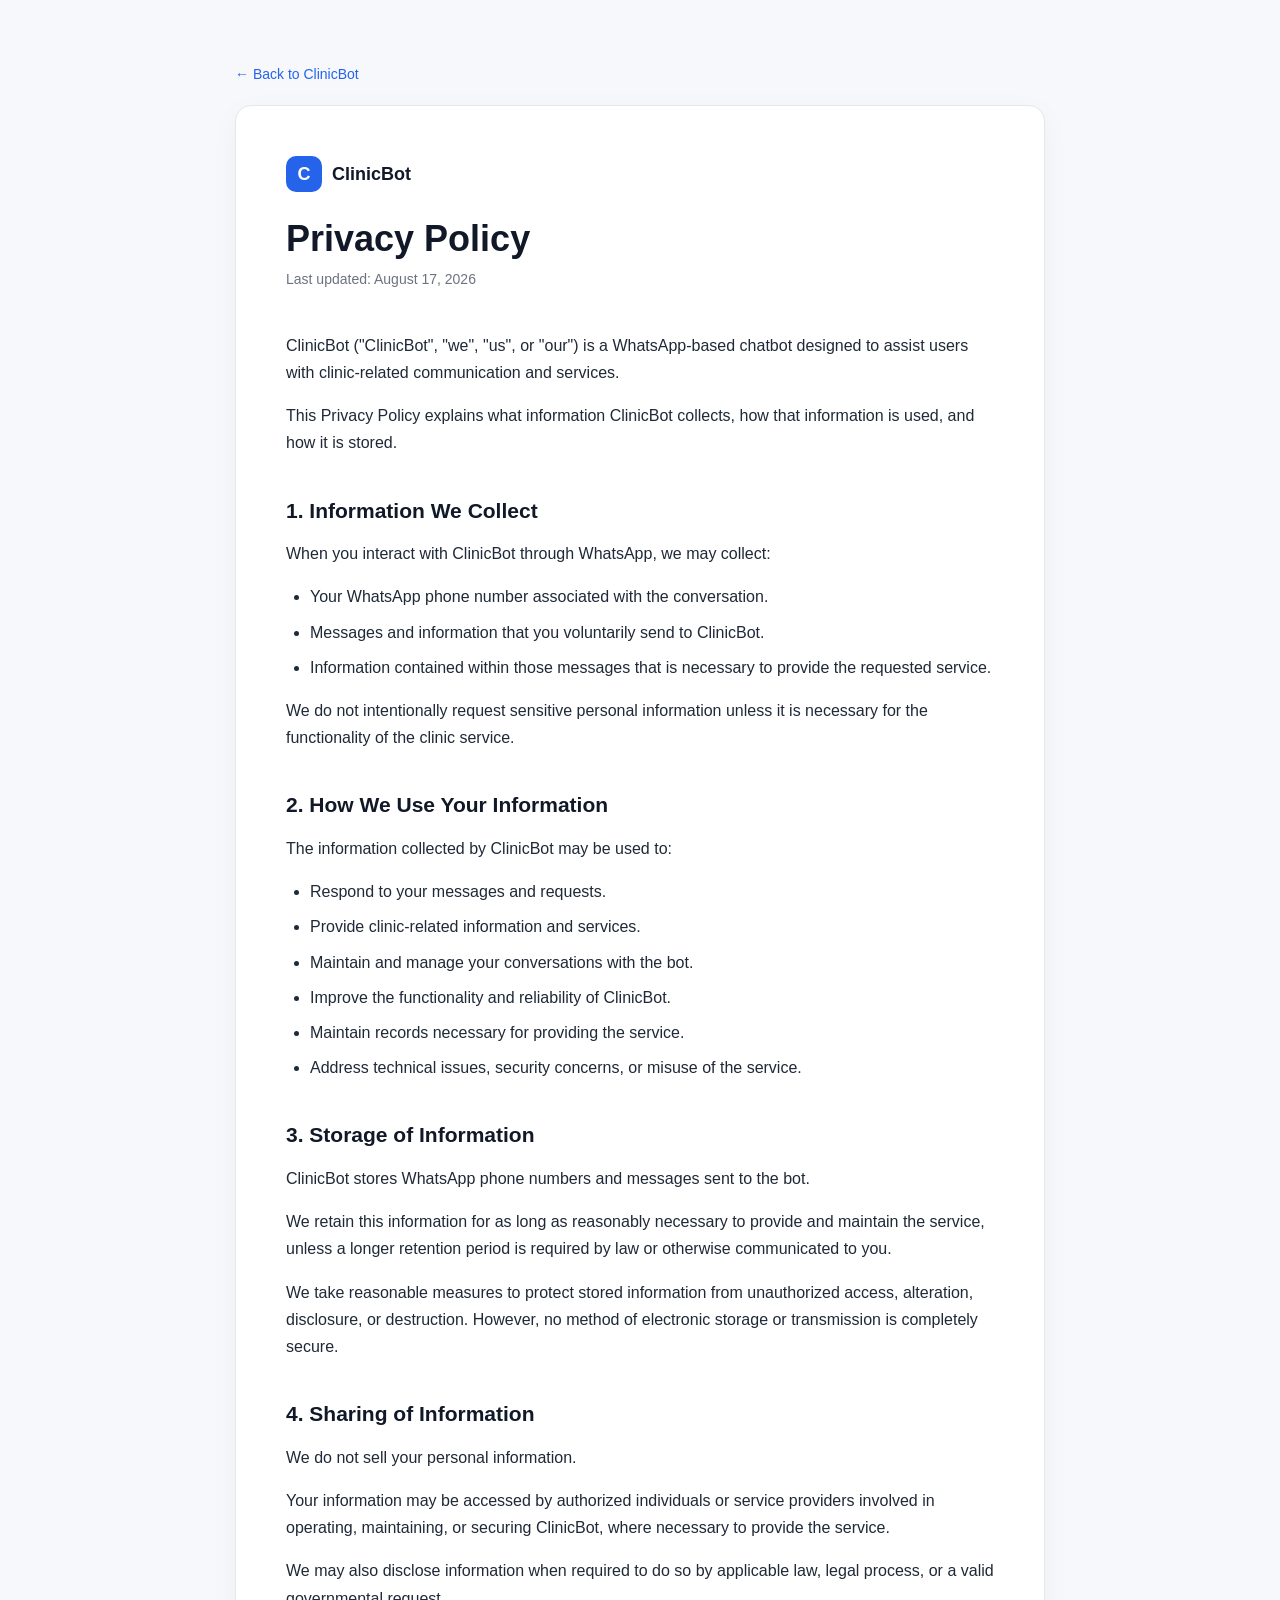
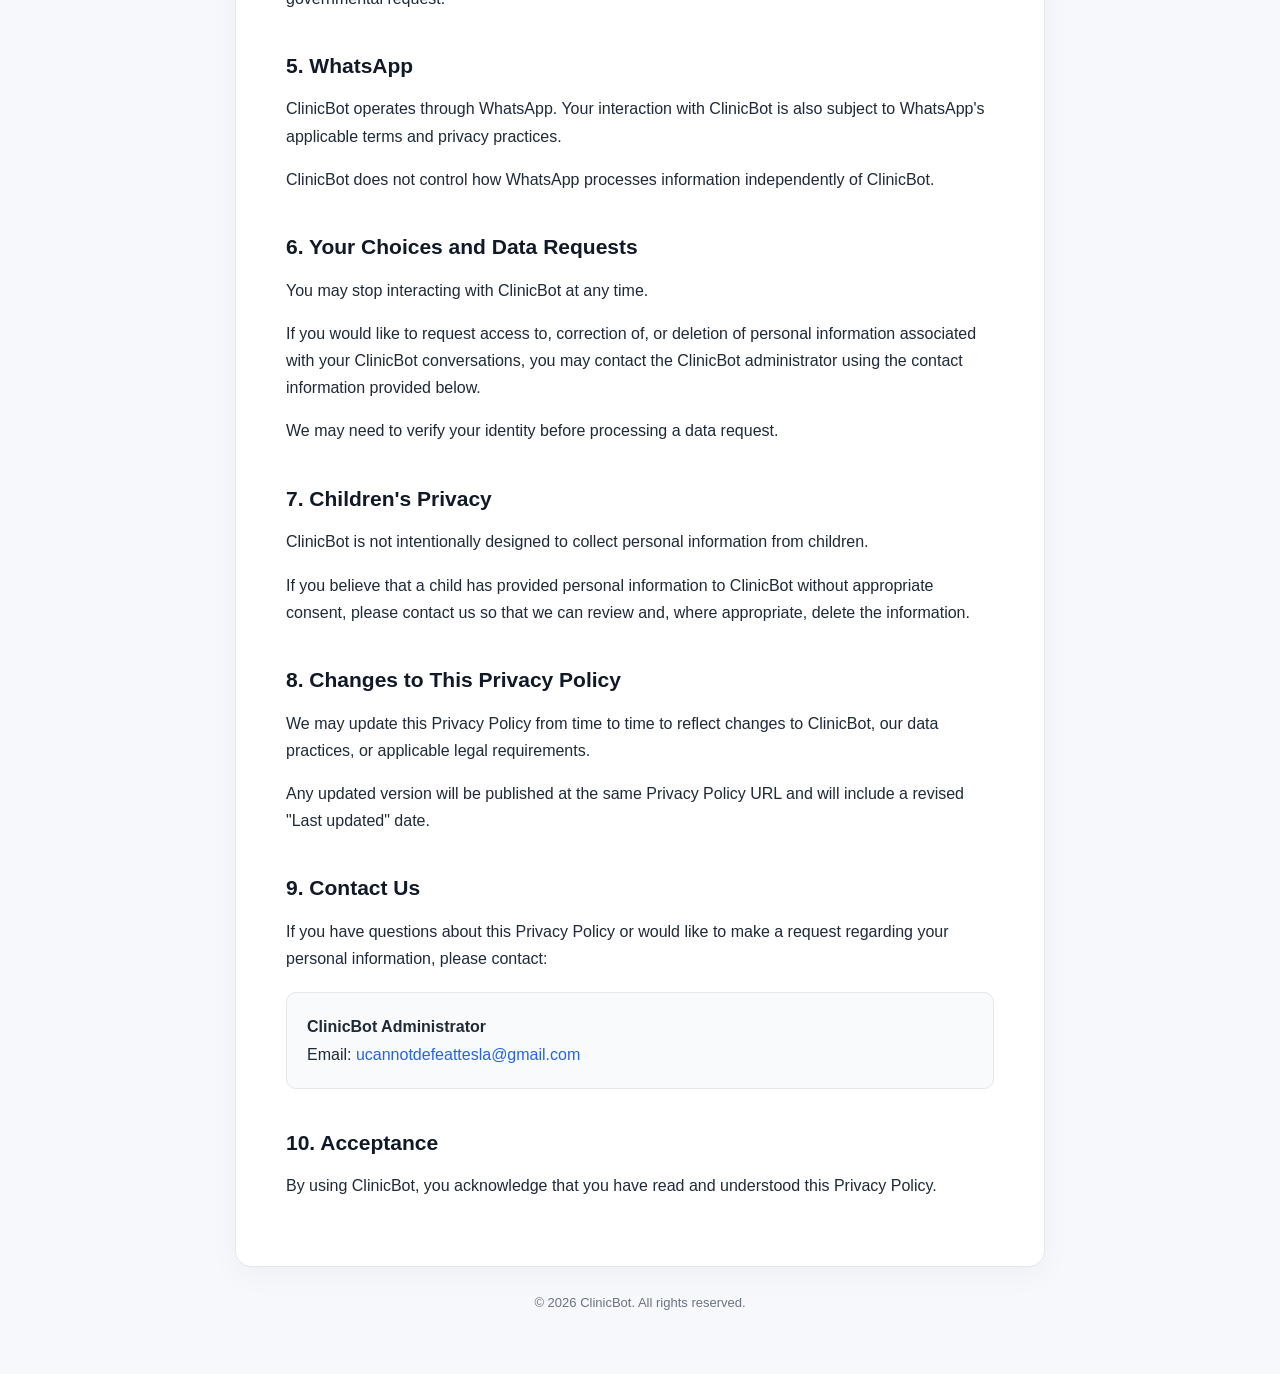
<file: privacy.html>
<!DOCTYPE html>
<html lang="en">
<head>
    <meta charset="UTF-8">
    <meta name="viewport" content="width=device-width, initial-scale=1.0">

    <title>ClinicBot — Privacy Policy</title>
    <meta name="description" content="Privacy Policy for ClinicBot, a WhatsApp-based clinic assistant.">

    <style>
        :root {
            --bg: #f6f8fb;
            --card: #ffffff;
            --text: #1f2937;
            --muted: #6b7280;
            --heading: #111827;
            --border: #e5e7eb;
            --accent: #2563eb;
        }

        * { box-sizing: border-box; }

        body {
            margin: 0;
            font-family: -apple-system, BlinkMacSystemFont, "Segoe UI",
                         Roboto, Helvetica, Arial, sans-serif;
            background: var(--bg);
            color: var(--text);
            line-height: 1.7;
        }

        .container {
            max-width: 850px;
            margin: 0 auto;
            padding: 60px 20px;
        }

        .card {
            background: var(--card);
            border: 1px solid var(--border);
            border-radius: 16px;
            padding: 50px;
            box-shadow: 0 8px 30px rgba(0, 0, 0, 0.04);
        }

        .brand {
            display: inline-flex;
            align-items: center;
            gap: 10px;
            margin-bottom: 25px;
            font-size: 18px;
            font-weight: 700;
            color: var(--heading);
        }

        .brand-icon {
            width: 36px;
            height: 36px;
            border-radius: 10px;
            background: var(--accent);
            color: white;
            display: flex;
            align-items: center;
            justify-content: center;
            font-weight: 700;
        }

        h1 {
            margin: 0 0 8px;
            font-size: 36px;
            line-height: 1.2;
            color: var(--heading);
        }

        .updated {
            color: var(--muted);
            font-size: 14px;
            margin-bottom: 40px;
        }

        h2 {
            margin-top: 36px;
            margin-bottom: 12px;
            font-size: 21px;
            color: var(--heading);
        }

        p { margin: 0 0 16px; }
        ul { margin-top: 8px; padding-left: 24px; }
        li { margin-bottom: 8px; }

        .contact {
            margin-top: 20px;
            padding: 20px;
            border: 1px solid var(--border);
            border-radius: 10px;
            background: #f9fafb;
        }

        .footer {
            text-align: center;
            color: var(--muted);
            font-size: 13px;
            margin-top: 25px;
        }

        a { color: var(--accent); text-decoration: none; }
        a:hover { text-decoration: underline; }

        .back-link { display: inline-block; margin-bottom: 18px; font-size: 14px; }

        @media (max-width: 600px) {
            .container { padding: 25px 14px; }
            .card { padding: 28px 22px; border-radius: 12px; }
            h1 { font-size: 29px; }
            h2 { font-size: 19px; }
        }
    </style>
</head>

<body>

    <main class="container">

        <a class="back-link" href="index.html">← Back to ClinicBot</a>

        <article class="card">

            <div class="brand">
                <div class="brand-icon">C</div>
                ClinicBot
            </div>

            <h1>Privacy Policy</h1>

            <div class="updated">
                Last updated: August 17, 2026
            </div>

            <p>
                ClinicBot ("ClinicBot", "we", "us", or "our") is a
                WhatsApp-based chatbot designed to assist users with
                clinic-related communication and services.
            </p>

            <p>
                This Privacy Policy explains what information ClinicBot
                collects, how that information is used, and how it is stored.
            </p>


            <h2>1. Information We Collect</h2>

            <p>
                When you interact with ClinicBot through WhatsApp, we may
                collect:
            </p>

            <ul>
                <li>
                    Your WhatsApp phone number associated with the conversation.
                </li>
                <li>
                    Messages and information that you voluntarily send to
                    ClinicBot.
                </li>
                <li>
                    Information contained within those messages that is
                    necessary to provide the requested service.
                </li>
            </ul>

            <p>
                We do not intentionally request sensitive personal information
                unless it is necessary for the functionality of the clinic
                service.
            </p>


            <h2>2. How We Use Your Information</h2>

            <p>
                The information collected by ClinicBot may be used to:
            </p>

            <ul>
                <li>Respond to your messages and requests.</li>
                <li>Provide clinic-related information and services.</li>
                <li>Maintain and manage your conversations with the bot.</li>
                <li>Improve the functionality and reliability of ClinicBot.</li>
                <li>Maintain records necessary for providing the service.</li>
                <li>
                    Address technical issues, security concerns, or misuse
                    of the service.
                </li>
            </ul>


            <h2>3. Storage of Information</h2>

            <p>
                ClinicBot stores WhatsApp phone numbers and messages sent to
                the bot.
            </p>

            <p>
                We retain this information for as long as reasonably necessary
                to provide and maintain the service, unless a longer retention
                period is required by law or otherwise communicated to you.
            </p>

            <p>
                We take reasonable measures to protect stored information from
                unauthorized access, alteration, disclosure, or destruction.
                However, no method of electronic storage or transmission is
                completely secure.
            </p>


            <h2>4. Sharing of Information</h2>

            <p>
                We do not sell your personal information.
            </p>

            <p>
                Your information may be accessed by authorized individuals or
                service providers involved in operating, maintaining, or
                securing ClinicBot, where necessary to provide the service.
            </p>

            <p>
                We may also disclose information when required to do so by
                applicable law, legal process, or a valid governmental request.
            </p>


            <h2>5. WhatsApp</h2>

            <p>
                ClinicBot operates through WhatsApp. Your interaction with
                ClinicBot is also subject to WhatsApp's applicable terms and
                privacy practices.
            </p>

            <p>
                ClinicBot does not control how WhatsApp processes information
                independently of ClinicBot.
            </p>


            <h2>6. Your Choices and Data Requests</h2>

            <p>
                You may stop interacting with ClinicBot at any time.
            </p>

            <p>
                If you would like to request access to, correction of, or
                deletion of personal information associated with your
                ClinicBot conversations, you may contact the ClinicBot
                administrator using the contact information provided below.
            </p>

            <p>
                We may need to verify your identity before processing a
                data request.
            </p>


            <h2>7. Children's Privacy</h2>

            <p>
                ClinicBot is not intentionally designed to collect personal
                information from children.
            </p>

            <p>
                If you believe that a child has provided personal information
                to ClinicBot without appropriate consent, please contact us
                so that we can review and, where appropriate, delete the
                information.
            </p>


            <h2>8. Changes to This Privacy Policy</h2>

            <p>
                We may update this Privacy Policy from time to time to reflect
                changes to ClinicBot, our data practices, or applicable legal
                requirements.
            </p>

            <p>
                Any updated version will be published at the same Privacy
                Policy URL and will include a revised "Last updated" date.
            </p>


            <h2>9. Contact Us</h2>

            <p>
                If you have questions about this Privacy Policy or would like
                to make a request regarding your personal information, please
                contact:
            </p>

            <div class="contact">
                <strong>ClinicBot Administrator</strong><br>
                Email:
                <a href="mailto:ucannotdefeattesla@gmail.com">
                    ucannotdefeattesla@gmail.com
                </a>
            </div>


            <h2>10. Acceptance</h2>

            <p>
                By using ClinicBot, you acknowledge that you have read and
                understood this Privacy Policy.
            </p>

        </article>

        <div class="footer">
            © 2026 ClinicBot. All rights reserved.
        </div>

    </main>

</body>
</html>
</file>
